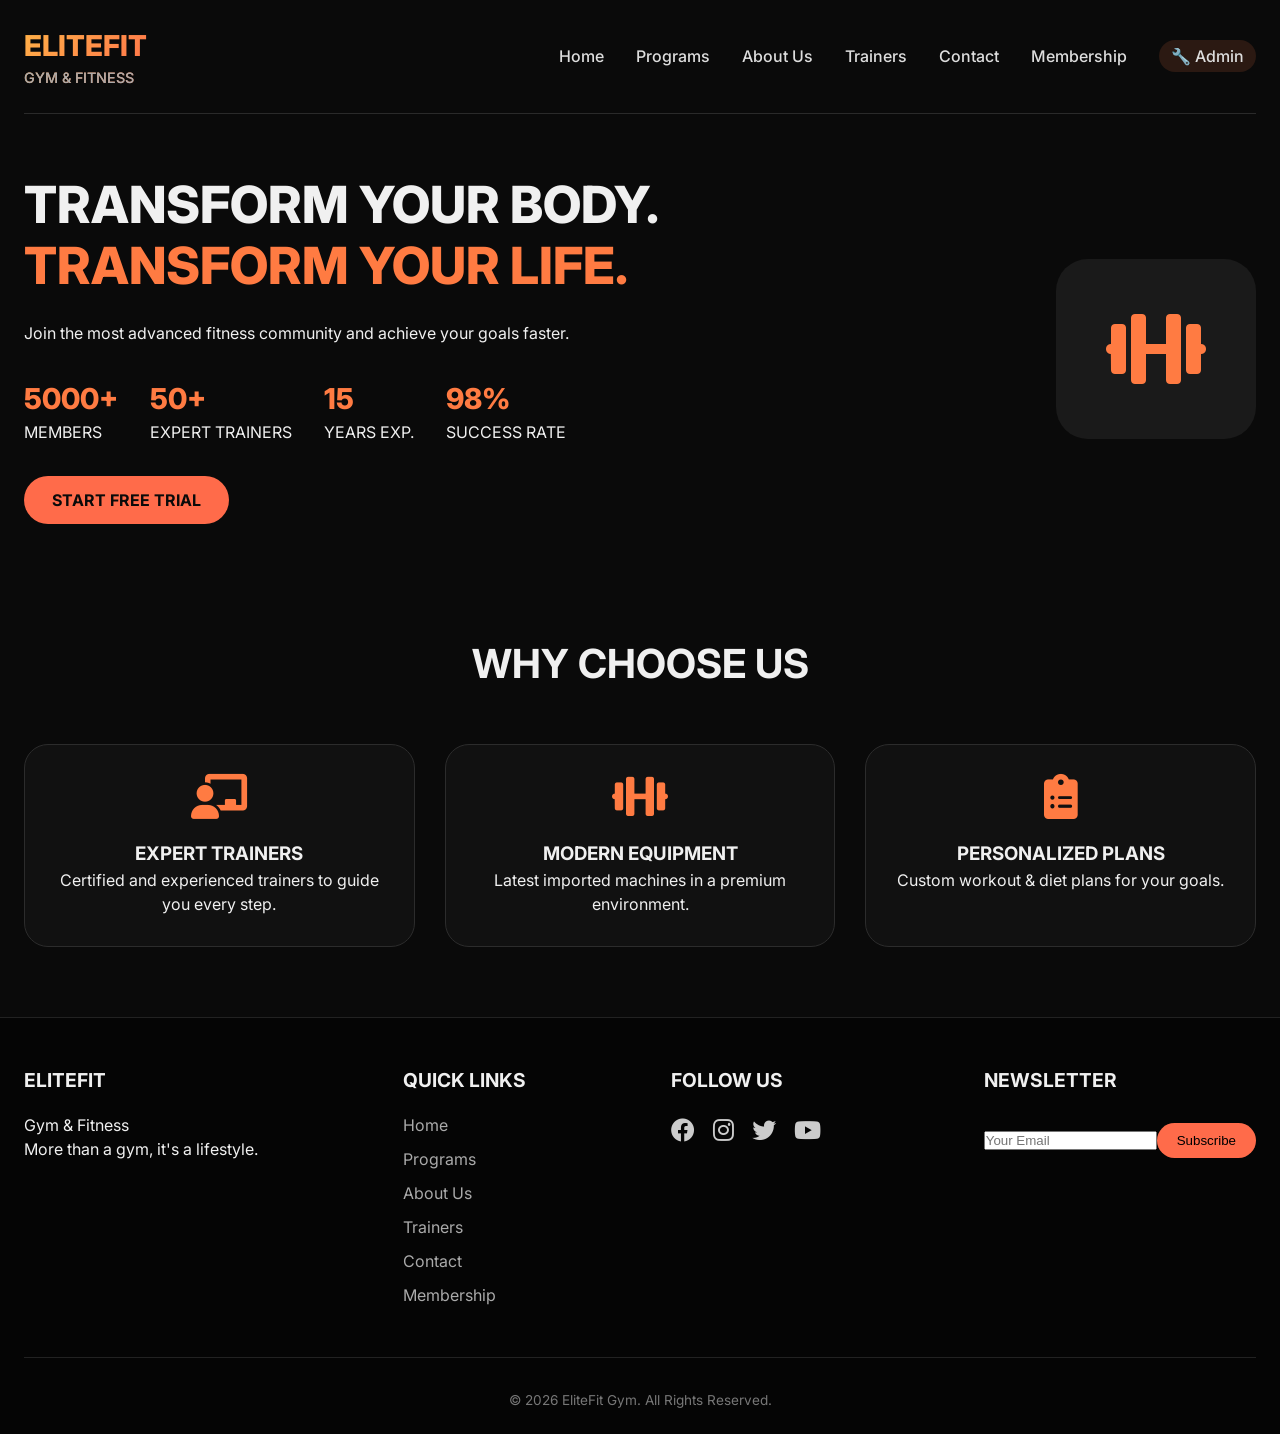
<file: index.html>
<!DOCTYPE html>
<html lang="en">
<head>
    <meta charset="UTF-8">
    <meta name="viewport" content="width=device-width, initial-scale=1.0">
    <title>EliteFit - Gym & Fitness</title>
    <link rel="stylesheet" href="css/style.css">
    <link href="https://fonts.googleapis.com/css2?family=Inter:wght@300;400;600;700;800&display=swap" rel="stylesheet">
    <link rel="stylesheet" href="https://cdnjs.cloudflare.com/ajax/libs/font-awesome/6.0.0-beta3/css/all.min.css">
</head>
<body>
    <div class="container">
        <nav class="navbar">
            <div class="logo">ELITEFIT <span>GYM & FITNESS</span></div>
            <div class="nav-links">
                <a href="index.html">Home</a>
                <a href="programs.html">Programs</a>
                <a href="about.html">About Us</a>
                <a href="trainers.html">Trainers</a>
                <a href="contact.html">Contact</a>
                <a href="membership.html">Membership</a>
                <a href="admin.html" style="background:#ff7b4222; padding:6px 12px; border-radius:20px;">🔧 Admin</a>
            </div>
        </nav>

        <div class="hero">
            <div class="hero-content">
                <h1>TRANSFORM YOUR BODY.<br><span>TRANSFORM YOUR LIFE.</span></h1>
                <p>Join the most advanced fitness community and achieve your goals faster.</p>
                <div class="hero-stats">
                    <div class="stat-item"><h3>5000+</h3><p>MEMBERS</p></div>
                    <div class="stat-item"><h3>50+</h3><p>EXPERT TRAINERS</p></div>
                    <div class="stat-item"><h3>15</h3><p>YEARS EXP.</p></div>
                    <div class="stat-item"><h3>98%</h3><p>SUCCESS RATE</p></div>
                </div>
                <div class="hero-buttons">
                    <a href="#" class="btn-primary">START FREE TRIAL</a>
                    <!-- VIEW PLANS button removed -->
                </div>
            </div>
            <div class="hero-image">
                <i class="fas fa-dumbbell"></i>
            </div>
        </div>
    </div>

    <!-- WHY CHOOSE US - dynamic from localStorage -->
    <section>
        <div class="container">
            <h2 class="section-title">WHY CHOOSE US</h2>
            <div class="cards-grid" id="dynamicWhyChoose"></div>
        </div>
    </section>

    <footer>
        <div class="container">
            <div class="footer-grid">
                <div class="footer-col"><h4>ELITEFIT</h4><p>Gym & Fitness<br>More than a gym, it's a lifestyle.</p></div>
                <div class="footer-col"><h4>QUICK LINKS</h4><a href="index.html">Home</a><a href="programs.html">Programs</a><a href="about.html">About Us</a><a href="trainers.html">Trainers</a><a href="contact.html">Contact</a><a href="membership.html">Membership</a></div>
                <div class="footer-col"><h4>FOLLOW US</h4><div class="social-icons"><a href="#"><i class="fab fa-facebook"></i></a><a href="#"><i class="fab fa-instagram"></i></a><a href="#"><i class="fab fa-twitter"></i></a><a href="#"><i class="fab fa-youtube"></i></a></div></div>
                <div class="footer-col"><h4>NEWSLETTER</h4><input type="email" placeholder="Your Email"><button class="subscribe-btn">Subscribe</button></div>
            </div>
            <div class="copyright">© 2026 EliteFit Gym. All Rights Reserved.</div>
        </div>
    </footer>

    <script>
        function loadWhyChoose() {
            const defaultCards = [
                { icon: "fas fa-chalkboard-user", title: "EXPERT TRAINERS", desc: "Certified and experienced trainers to guide you every step." },
                { icon: "fas fa-dumbbell", title: "MODERN EQUIPMENT", desc: "Latest imported machines in a premium environment." },
                { icon: "fas fa-clipboard-list", title: "PERSONALIZED PLANS", desc: "Custom workout & diet plans for your goals." }
            ];
            let saved = localStorage.getItem("elitefit_why_choose");
            let cards = saved ? JSON.parse(saved) : defaultCards;
            const container = document.getElementById("dynamicWhyChoose");
            if(container) {
                container.innerHTML = cards.map(card => `
                    <div class="card">
                        <i class="${card.icon}"></i>
                        <h3>${card.title}</h3>
                        <p>${card.desc}</p>
                    </div>
                `).join('');
            }
        }
        loadWhyChoose();
    </script>
    <script src="js/script.js"></script>
</body>
</html>
</file>
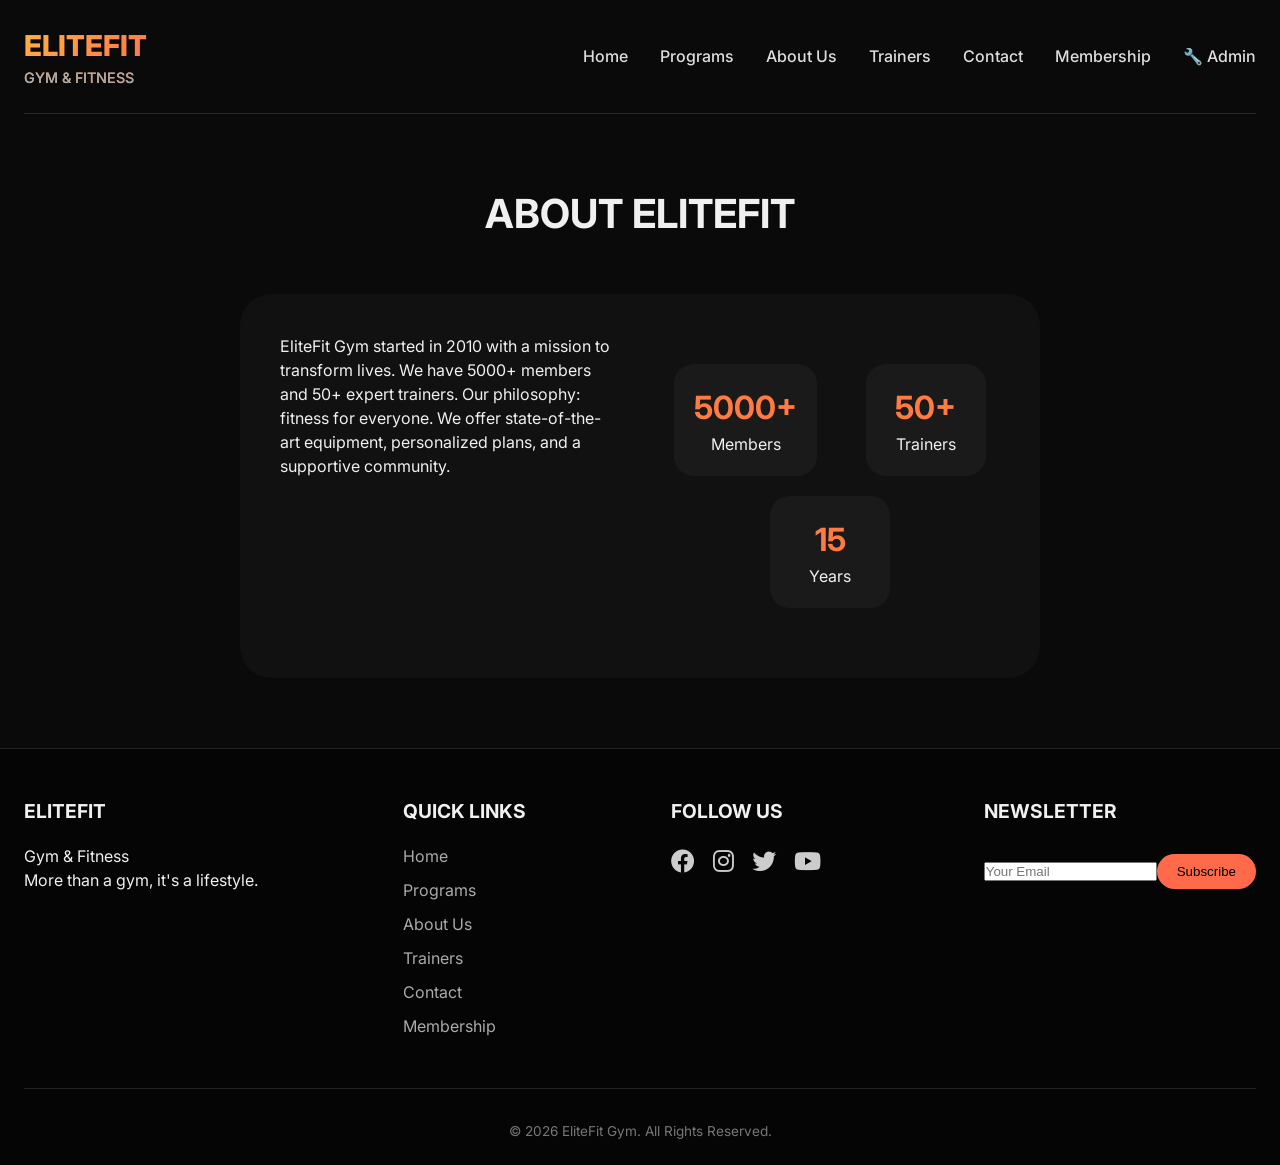
<file: about.html>
<!DOCTYPE html>
<html lang="en">
<head>
    <meta charset="UTF-8">
    <meta name="viewport" content="width=device-width, initial-scale=1.0">
    <title>EliteFit - About Us</title>
    <link rel="stylesheet" href="css/style.css">
    <link href="https://fonts.googleapis.com/css2?family=Inter:wght@300;400;600;700;800&display=swap" rel="stylesheet">
    <link rel="stylesheet" href="https://cdnjs.cloudflare.com/ajax/libs/font-awesome/6.0.0-beta3/css/all.min.css">
    <style>
        .about-content { max-width: 800px; margin: 0 auto; background: #111; padding: 40px; border-radius: 32px; }
        .about-content h3 { color: #ff7b42; margin-top: 25px; }
        .stats-grid { display: flex; justify-content: space-around; margin: 30px 0; flex-wrap: wrap; gap: 20px; }
        .stat-circle { text-align: center; background: #1a1a1a; padding: 20px; border-radius: 20px; min-width: 120px; }
        .stat-circle h2 { color: #ff7b42; font-size: 2rem; }
    </style>
</head>
<body>
    <div class="container">
        <nav class="navbar">
            <div class="logo">ELITEFIT <span>GYM & FITNESS</span></div>
            <div class="nav-links">
                <a href="index.html">Home</a>
                <a href="programs.html">Programs</a>
                <a href="about.html">About Us</a>
                <a href="trainers.html">Trainers</a>
                <a href="contact.html">Contact</a>
                <a href="membership.html">Membership</a>
                <a href="admin.html">🔧 Admin</a>
            </div>
        </nav>
    </div>

    <section>
        <div class="container">
            <h2 class="section-title">ABOUT ELITEFIT</h2>
            <div class="about-content">
                <p id="aboutText">Loading...</p>
                <div class="stats-grid">
                    <div class="stat-circle"><h2>5000+</h2><p>Members</p></div>
                    <div class="stat-circle"><h2>50+</h2><p>Trainers</p></div>
                    <div class="stat-circle"><h2>15</h2><p>Years</p></div>
                </div>
            </div>
        </div>
    </section>

    <footer>
        <div class="container">
            <div class="footer-grid">
                <div class="footer-col"><h4>ELITEFIT</h4><p>Gym & Fitness<br>More than a gym, it's a lifestyle.</p></div>
                <div class="footer-col"><h4>QUICK LINKS</h4><a href="index.html">Home</a><a href="programs.html">Programs</a><a href="about.html">About Us</a><a href="trainers.html">Trainers</a><a href="contact.html">Contact</a><a href="membership.html">Membership</a></div>
                <div class="footer-col"><h4>FOLLOW US</h4><div class="social-icons"><a href="#"><i class="fab fa-facebook"></i></a><a href="#"><i class="fab fa-instagram"></i></a><a href="#"><i class="fab fa-twitter"></i></a><a href="#"><i class="fab fa-youtube"></i></a></div></div>
                <div class="footer-col"><h4>NEWSLETTER</h4><input type="email" placeholder="Your Email"><button class="subscribe-btn">Subscribe</button></div>
            </div>
            <div class="copyright">© 2026 EliteFit Gym. All Rights Reserved.</div>
        </div>
    </footer>

    <script>
        function loadAboutText() {
            const defaultAbout = "EliteFit Gym started in 2010 with a mission to transform lives. We have 5000+ members and 50+ expert trainers. Our philosophy: fitness for everyone. We offer state-of-the-art equipment, personalized plans, and a supportive community.";
            let saved = localStorage.getItem("elitefit_about_text");
            let aboutText = saved ? saved : defaultAbout;
            document.getElementById("aboutText").innerHTML = aboutText;
        }
        loadAboutText();
    </script>
    <script src="js/script.js"></script>
</body>
</html>
</file>
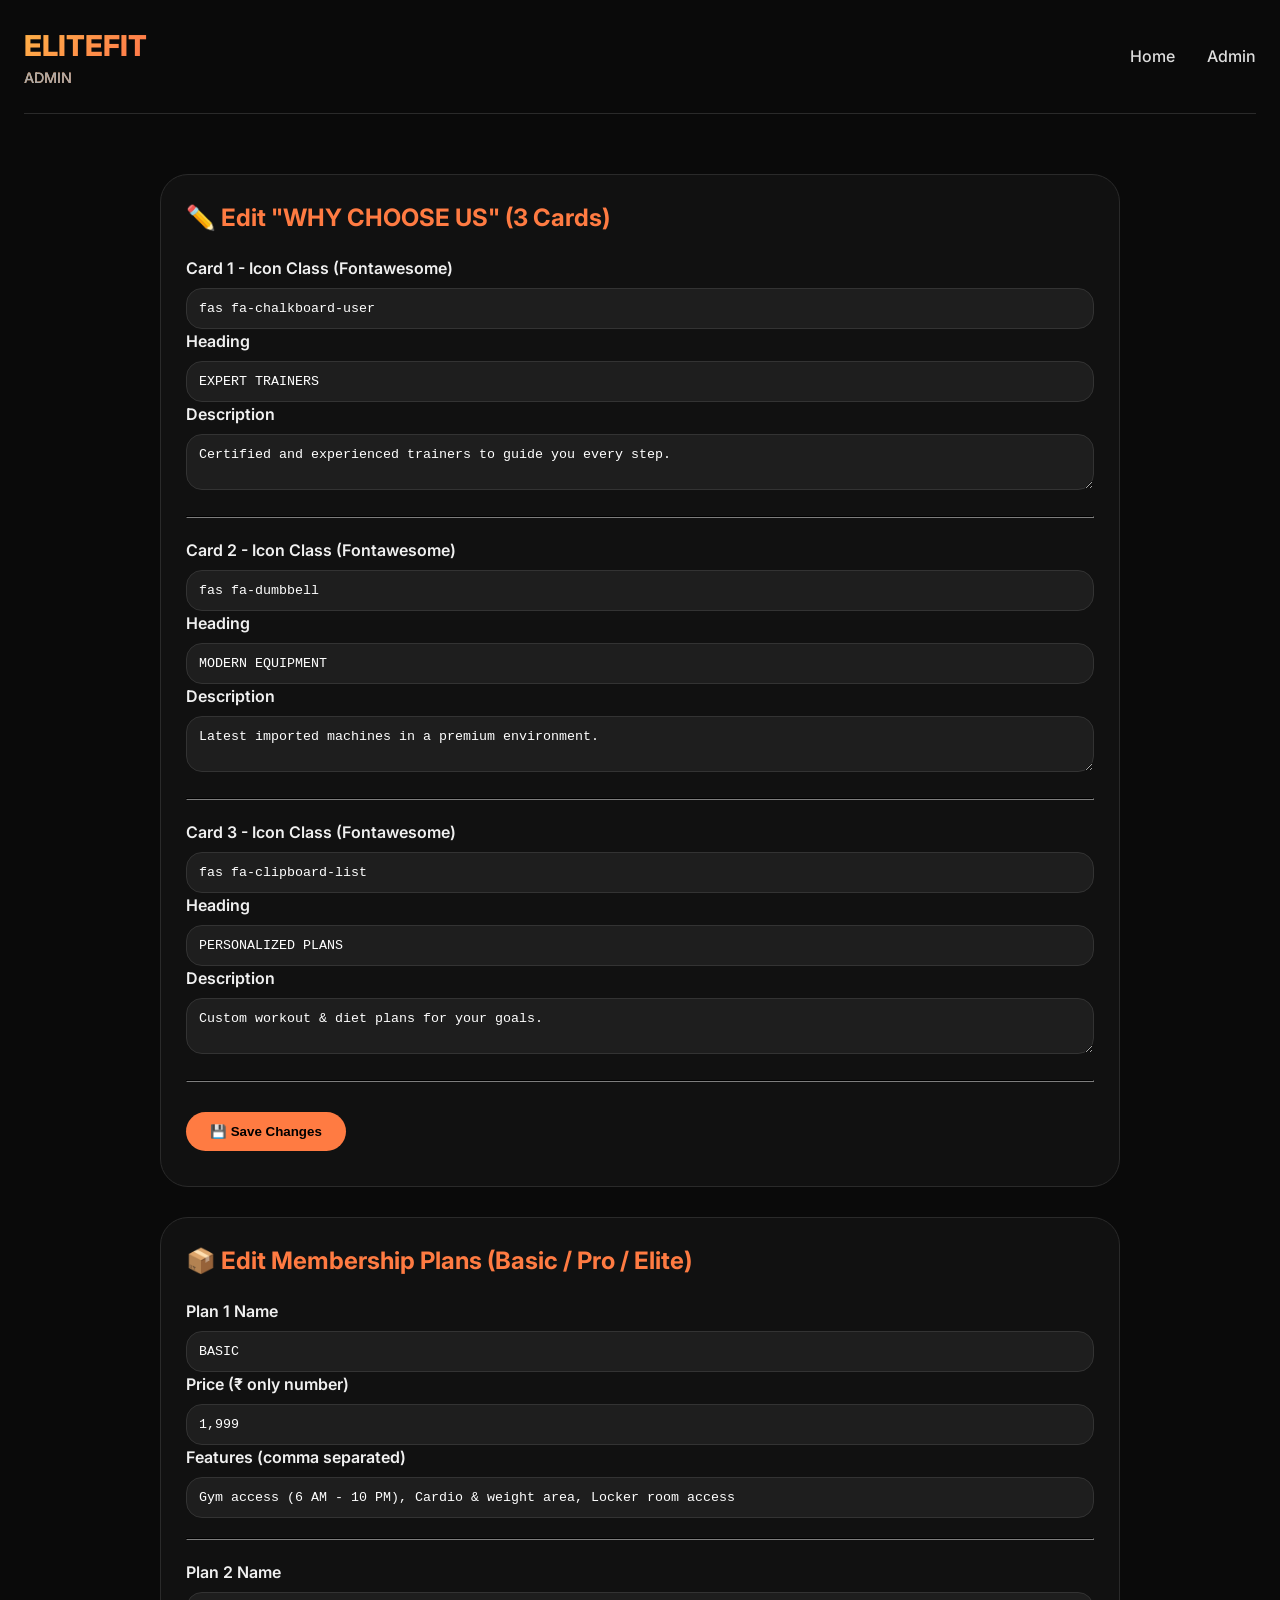
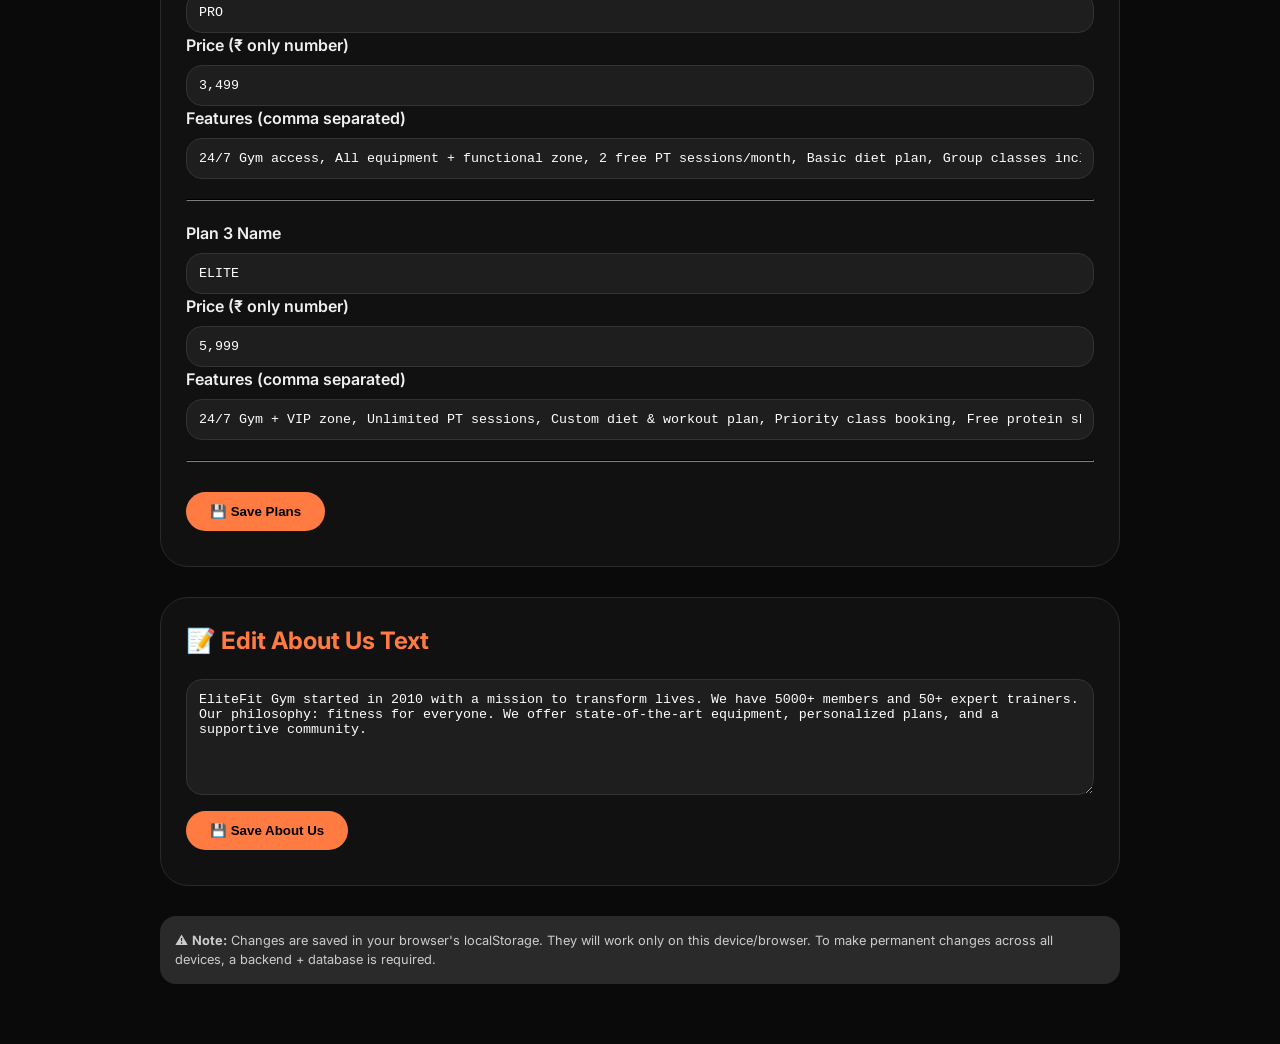
<file: admin.html>
<!DOCTYPE html>
<html lang="en">
<head>
    <meta charset="UTF-8">
    <meta name="viewport" content="width=device-width, initial-scale=1.0">
    <title>Admin Panel - EliteFit</title>
    <link rel="stylesheet" href="css/style.css">
    <link href="https://fonts.googleapis.com/css2?family=Inter:wght@300;400;600;700;800&display=swap" rel="stylesheet">
    <link rel="stylesheet" href="https://cdnjs.cloudflare.com/ajax/libs/font-awesome/6.0.0-beta3/css/all.min.css">
    <style>
        .admin-container { max-width: 1000px; margin: 40px auto; padding: 20px; }
        .admin-card { background: #111; padding: 25px; border-radius: 28px; margin-bottom: 30px; border: 1px solid #2a2a2a; }
        .admin-card h2 { color: #ff7b42; margin-bottom: 20px; }
        .form-group { margin-bottom: 20px; }
        label { display: block; margin-bottom: 8px; font-weight: 600; }
        input, textarea { width: 100%; padding: 12px; background: #1e1e1e; border: 1px solid #333; border-radius: 16px; color: white; font-family: monospace; }
        button { background: #ff7b42; border: none; padding: 12px 24px; border-radius: 40px; font-weight: bold; cursor: pointer; margin-top: 10px; }
        .msg { color: #4caf50; margin-top: 10px; font-size: 0.9rem; }
        hr { border-color: #2a2a2a; margin: 20px 0; }
        .note { background: #2a2a2a; padding: 15px; border-radius: 16px; margin-top: 20px; font-size: 0.8rem; color: #ccc; }
    </style>
</head>
<body>
    <div class="container">
        <nav class="navbar">
            <div class="logo">ELITEFIT <span>ADMIN</span></div>
            <div class="nav-links">
                <a href="index.html">Home</a>
                <a href="admin.html">Admin</a>
            </div>
        </nav>
    </div>

    <div class="admin-container">
        <div class="admin-card">
            <h2>✏️ Edit "WHY CHOOSE US" (3 Cards)</h2>
            <div id="whyChooseForm"></div>
            <button id="saveWhyChoose">💾 Save Changes</button>
            <div id="whyMsg" class="msg"></div>
        </div>

        <div class="admin-card">
            <h2>📦 Edit Membership Plans (Basic / Pro / Elite)</h2>
            <div id="membershipForm"></div>
            <button id="saveMembership">💾 Save Plans</button>
            <div id="memberMsg" class="msg"></div>
        </div>

        <div class="admin-card">
            <h2>📝 Edit About Us Text</h2>
            <textarea id="aboutText" rows="6" placeholder="Write about us content..."></textarea>
            <button id="saveAbout">💾 Save About Us</button>
            <div id="aboutMsg" class="msg"></div>
        </div>

        <div class="note">
            ⚠️ <strong>Note:</strong> Changes are saved in your browser's localStorage. They will work only on this device/browser. 
            To make permanent changes across all devices, a backend + database is required.
        </div>
    </div>

    <script>
        // ---------- WHY CHOOSE FORM ----------
        function loadWhyChooseForm() {
            const defaultCards = [
                { icon: "fas fa-chalkboard-user", title: "EXPERT TRAINERS", desc: "Certified and experienced trainers to guide you every step." },
                { icon: "fas fa-dumbbell", title: "MODERN EQUIPMENT", desc: "Latest imported machines in a premium environment." },
                { icon: "fas fa-clipboard-list", title: "PERSONALIZED PLANS", desc: "Custom workout & diet plans for your goals." }
            ];
            let saved = localStorage.getItem("elitefit_why_choose");
            let cards = saved ? JSON.parse(saved) : defaultCards;
            let html = '';
            cards.forEach((card, idx) => {
                html += `
                    <div class="form-group">
                        <label>Card ${idx+1} - Icon Class (Fontawesome)</label>
                        <input type="text" id="why_icon_${idx}" value="${card.icon}" placeholder="e.g., fas fa-dumbbell">
                        <label>Heading</label>
                        <input type="text" id="why_title_${idx}" value="${card.title}">
                        <label>Description</label>
                        <textarea id="why_desc_${idx}" rows="2">${card.desc}</textarea>
                    </div>
                    <hr>
                `;
            });
            document.getElementById("whyChooseForm").innerHTML = html;
        }

        // ---------- MEMBERSHIP FORM ----------
        function loadMembershipForm() {
            const defaultPlans = [
                { name: "BASIC", price: "1,999", features: ["Gym access (6 AM - 10 PM)","Cardio & weight area","Locker room access"] },
                { name: "PRO", price: "3,499", features: ["24/7 Gym access","All equipment + functional zone","2 free PT sessions/month","Basic diet plan","Group classes included"] },
                { name: "ELITE", price: "5,999", features: ["24/7 Gym + VIP zone","Unlimited PT sessions","Custom diet & workout plan","Priority class booking","Free protein shake (daily)"] }
            ];
            let saved = localStorage.getItem("elitefit_membership_plans");
            let plans = saved ? JSON.parse(saved) : defaultPlans;
            let html = '';
            plans.forEach((plan, idx) => {
                let featuresStr = plan.features.join(', ');
                html += `
                    <div class="form-group">
                        <label>Plan ${idx+1} Name</label>
                        <input type="text" id="plan_name_${idx}" value="${plan.name}">
                        <label>Price (₹ only number)</label>
                        <input type="text" id="plan_price_${idx}" value="${plan.price}">
                        <label>Features (comma separated)</label>
                        <input type="text" id="plan_features_${idx}" value="${featuresStr}">
                    </div>
                    <hr>
                `;
            });
            document.getElementById("membershipForm").innerHTML = html;
        }

        // ---------- ABOUT US ----------
        function loadAboutText() {
            const defaultAbout = "EliteFit Gym started in 2010 with a mission to transform lives. We have 5000+ members and 50+ expert trainers. Our philosophy: fitness for everyone. We offer state-of-the-art equipment, personalized plans, and a supportive community.";
            let saved = localStorage.getItem("elitefit_about_text");
            document.getElementById("aboutText").value = saved ? saved : defaultAbout;
        }

        // ---------- SAVE HANDLERS ----------
        document.getElementById("saveWhyChoose").addEventListener("click", () => {
            let newCards = [];
            for(let i=0; i<3; i++) {
                let icon = document.getElementById(`why_icon_${i}`).value;
                let title = document.getElementById(`why_title_${i}`).value;
                let desc = document.getElementById(`why_desc_${i}`).value;
                newCards.push({ icon, title, desc });
            }
            localStorage.setItem("elitefit_why_choose", JSON.stringify(newCards));
            document.getElementById("whyMsg").innerText = "✅ Why Choose Us updated!";
            setTimeout(() => document.getElementById("whyMsg").innerText = "", 2000);
        });

        document.getElementById("saveMembership").addEventListener("click", () => {
            let newPlans = [];
            for(let i=0; i<3; i++) {
                let name = document.getElementById(`plan_name_${i}`).value;
                let price = document.getElementById(`plan_price_${i}`).value;
                let featuresStr = document.getElementById(`plan_features_${i}`).value;
                let features = featuresStr.split(',').map(f => f.trim());
                newPlans.push({ name, price, features });
            }
            localStorage.setItem("elitefit_membership_plans", JSON.stringify(newPlans));
            document.getElementById("memberMsg").innerText = "✅ Membership plans saved!";
            setTimeout(() => document.getElementById("memberMsg").innerText = "", 2000);
        });

        document.getElementById("saveAbout").addEventListener("click", () => {
            let aboutText = document.getElementById("aboutText").value;
            localStorage.setItem("elitefit_about_text", aboutText);
            document.getElementById("aboutMsg").innerText = "✅ About Us text saved!";
            setTimeout(() => document.getElementById("aboutMsg").innerText = "", 2000);
        });

        loadWhyChooseForm();
        loadMembershipForm();
        loadAboutText();
    </script>
</body>
</html>
</file>
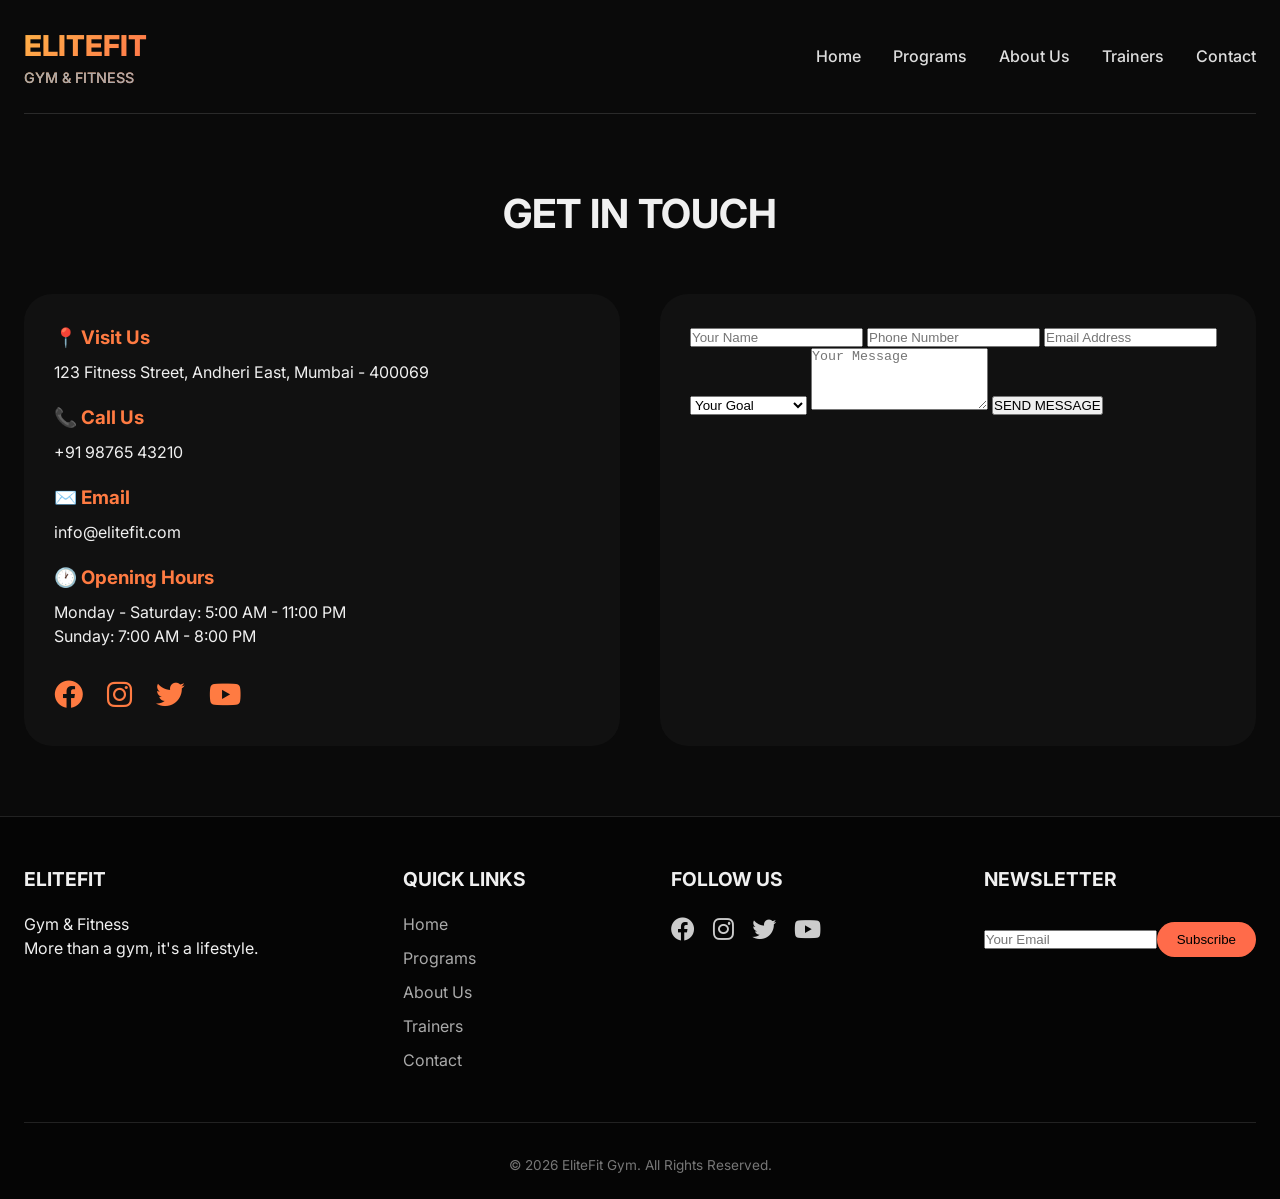
<file: contact.html>
<!DOCTYPE html>
<html lang="en">
<head>
    <meta charset="UTF-8">
    <meta name="viewport" content="width=device-width, initial-scale=1.0">
    <title>EliteFit - Contact</title>
    <link rel="stylesheet" href="css/style.css">
    <link href="https://fonts.googleapis.com/css2?family=Inter:wght@300;400;600;700;800&display=swap" rel="stylesheet">
    <link rel="stylesheet" href="https://cdnjs.cloudflare.com/ajax/libs/font-awesome/6.0.0-beta3/css/all.min.css">
</head>
<body>
    <div class="container">
        <nav class="navbar">
            <div class="logo">ELITEFIT <span>GYM & FITNESS</span></div>
            <div class="nav-links">
                <a href="index.html">Home</a>
                <a href="programs.html">Programs</a>
                <a href="about.html">About Us</a>
                <a href="trainers.html">Trainers</a>
                <a href="contact.html">Contact</a>
            </div>
        </nav>
    </div>

    <section>
        <div class="container">
            <h2 class="section-title">GET IN TOUCH</h2>
            <div class="contact-grid">
                <div class="contact-info">
                    <h3>📍 Visit Us</h3>
                    <p>123 Fitness Street, Andheri East, Mumbai - 400069</p>
                    
                    <h3>📞 Call Us</h3>
                    <p>+91 98765 43210</p>
                    
                    <h3>✉️ Email</h3>
                    <p>info@elitefit.com</p>
                    
                    <h3>🕐 Opening Hours</h3>
                    <p>Monday - Saturday: 5:00 AM - 11:00 PM</p>
                    <p>Sunday: 7:00 AM - 8:00 PM</p>
                    
                    <div class="social-icons-large">
                        <a href="#"><i class="fab fa-facebook"></i></a>
                        <a href="#"><i class="fab fa-instagram"></i></a>
                        <a href="#"><i class="fab fa-twitter"></i></a>
                        <a href="#"><i class="fab fa-youtube"></i></a>
                    </div>
                </div>
                <div class="contact-form-large">
                    <form id="contactForm">
                        <input type="text" placeholder="Your Name" required>
                        <input type="tel" placeholder="Phone Number">
                        <input type="email" placeholder="Email Address" required>
                        <select>
                            <option>Your Goal</option>
                            <option>Weight Loss</option>
                            <option>Muscle Gain</option>
                            <option>General Fitness</option>
                        </select>
                        <textarea rows="4" placeholder="Your Message"></textarea>
                        <button type="submit">SEND MESSAGE</button>
                        <p id="formFeedback"></p>
                    </form>
                </div>
            </div>
        </div>
    </section>

    <footer>
        <div class="container">
            <div class="footer-grid">
                <div class="footer-col"><h4>ELITEFIT</h4><p>Gym & Fitness<br>More than a gym, it's a lifestyle.</p></div>
                <div class="footer-col"><h4>QUICK LINKS</h4><a href="index.html">Home</a><a href="programs.html">Programs</a><a href="about.html">About Us</a><a href="trainers.html">Trainers</a><a href="contact.html">Contact</a></div>
                <div class="footer-col"><h4>FOLLOW US</h4><div class="social-icons"><a href="#"><i class="fab fa-facebook"></i></a><a href="#"><i class="fab fa-instagram"></i></a><a href="#"><i class="fab fa-twitter"></i></a><a href="#"><i class="fab fa-youtube"></i></a></div></div>
                <div class="footer-col"><h4>NEWSLETTER</h4><input type="email" placeholder="Your Email"><button class="subscribe-btn">Subscribe</button></div>
            </div>
            <div class="copyright">© 2026 EliteFit Gym. All Rights Reserved.</div>
        </div>
    </footer>
    <script src="js/script.js"></script>
</body>
</html>
</file>
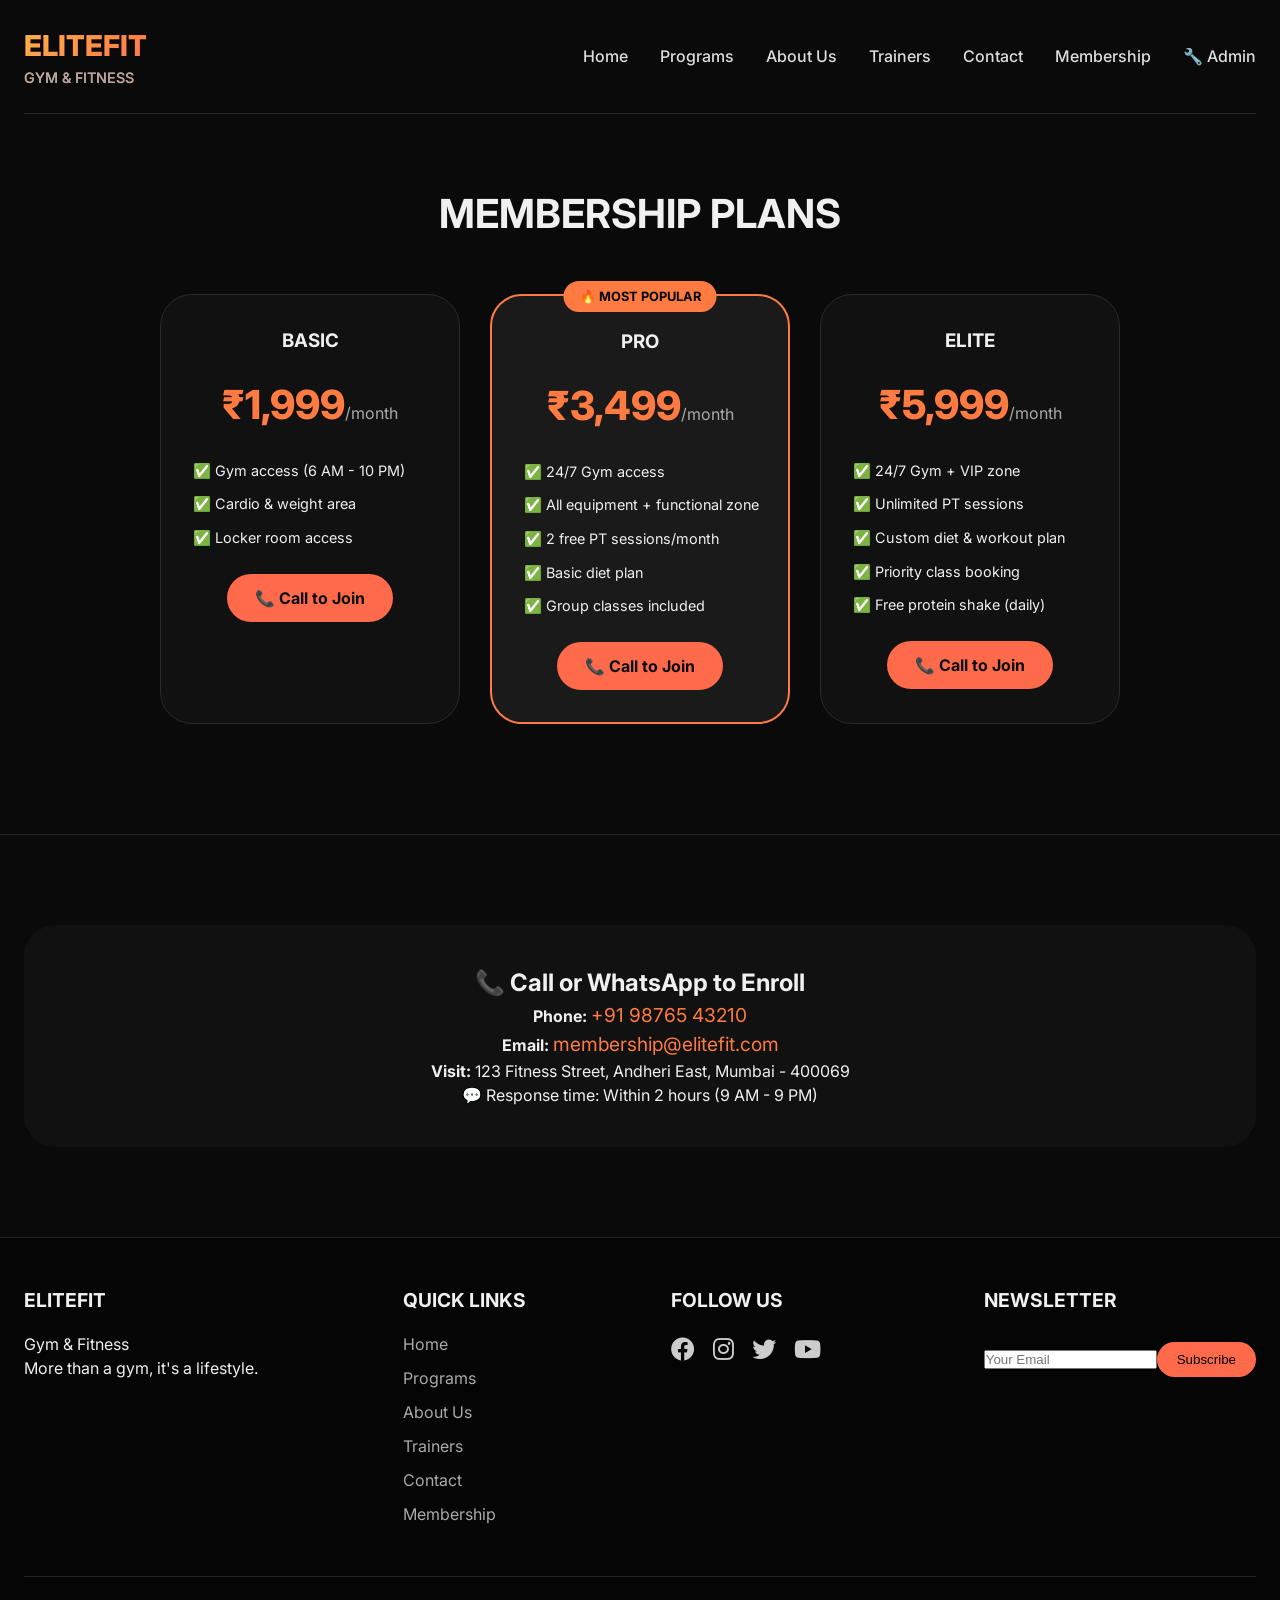
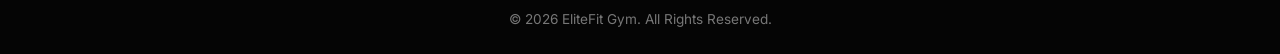
<file: membership.html>
<!DOCTYPE html>
<html lang="en">
<head>
    <meta charset="UTF-8">
    <meta name="viewport" content="width=device-width, initial-scale=1.0">
    <title>EliteFit - Membership</title>
    <link rel="stylesheet" href="css/style.css">
    <link href="https://fonts.googleapis.com/css2?family=Inter:wght@300;400;600;700;800&display=swap" rel="stylesheet">
    <link rel="stylesheet" href="https://cdnjs.cloudflare.com/ajax/libs/font-awesome/6.0.0-beta3/css/all.min.css">
    <style>
        .pricing-grid { display: flex; flex-wrap: wrap; gap: 30px; justify-content: center; margin: 40px 0; }
        .pricing-card { background: #111; border-radius: 32px; padding: 32px 24px; width: 300px; text-align: center; border: 1px solid #2a2a2a; transition: 0.3s; position: relative; }
        .pricing-card:hover { transform: translateY(-8px); border-color: #ff7b42; }
        .pricing-card.popular { border: 2px solid #ff7b42; background: #1a1a1a; }
        .popular-badge { background: #ff7b42; color: #000; display: inline-block; padding: 6px 16px; border-radius: 40px; font-size: 0.8rem; font-weight: bold; position: absolute; top: -15px; left: 50%; transform: translateX(-50%); white-space: nowrap; }
        .price { font-size: 2.5rem; font-weight: 800; margin: 20px 0; color: #ff7b42; }
        .price span { font-size: 1rem; font-weight: normal; color: #aaa; }
        .pricing-card ul { text-align: left; margin: 25px 0; list-style: none; padding-left: 8px; }
        .pricing-card li { margin: 12px 0; font-size: 0.9rem; }
        .contact-call-card { background: #111; border-radius: 32px; padding: 40px; text-align: center; margin: 20px 0; }
        .contact-call-card a { color: #ff7b42; text-decoration: none; font-size: 1.2rem; }
        @media (max-width: 768px) { .pricing-grid { flex-direction: column; align-items: center; } }
    </style>
</head>
<body>
    <div class="container">
        <nav class="navbar">
            <div class="logo">ELITEFIT <span>GYM & FITNESS</span></div>
            <div class="nav-links">
                <a href="index.html">Home</a>
                <a href="programs.html">Programs</a>
                <a href="about.html">About Us</a>
                <a href="trainers.html">Trainers</a>
                <a href="contact.html">Contact</a>
                <a href="membership.html">Membership</a>
                <a href="admin.html">🔧 Admin</a>
            </div>
        </nav>
    </div>

    <section>
        <div class="container">
            <h2 class="section-title">MEMBERSHIP PLANS</h2>
            <div class="pricing-grid" id="dynamicPlans"></div>
        </div>
    </section>

    <section class="contact-info-section">
        <div class="container">
            <div class="contact-call-card">
                <h2>📞 Call or WhatsApp to Enroll</h2>
                <p><strong>Phone:</strong> <a href="tel:+919876543210">+91 98765 43210</a></p>
                <p><strong>Email:</strong> <a href="mailto:membership@elitefit.com">membership@elitefit.com</a></p>
                <p><strong>Visit:</strong> 123 Fitness Street, Andheri East, Mumbai - 400069</p>
                <p>💬 Response time: Within 2 hours (9 AM - 9 PM)</p>
            </div>
        </div>
    </section>

    <footer>
        <div class="container">
            <div class="footer-grid">
                <div class="footer-col"><h4>ELITEFIT</h4><p>Gym & Fitness<br>More than a gym, it's a lifestyle.</p></div>
                <div class="footer-col"><h4>QUICK LINKS</h4><a href="index.html">Home</a><a href="programs.html">Programs</a><a href="about.html">About Us</a><a href="trainers.html">Trainers</a><a href="contact.html">Contact</a><a href="membership.html">Membership</a></div>
                <div class="footer-col"><h4>FOLLOW US</h4><div class="social-icons"><a href="#"><i class="fab fa-facebook"></i></a><a href="#"><i class="fab fa-instagram"></i></a><a href="#"><i class="fab fa-twitter"></i></a><a href="#"><i class="fab fa-youtube"></i></a></div></div>
                <div class="footer-col"><h4>NEWSLETTER</h4><input type="email" placeholder="Your Email"><button class="subscribe-btn">Subscribe</button></div>
            </div>
            <div class="copyright">© 2026 EliteFit Gym. All Rights Reserved.</div>
        </div>
    </footer>

    <script>
        function loadMembershipPlans() {
            const defaultPlans = [
                { name: "BASIC", price: "1,999", features: ["Gym access (6 AM - 10 PM)","Cardio & weight area","Locker room access"] },
                { name: "PRO", price: "3,499", features: ["24/7 Gym access","All equipment + functional zone","2 free PT sessions/month","Basic diet plan","Group classes included"] },
                { name: "ELITE", price: "5,999", features: ["24/7 Gym + VIP zone","Unlimited PT sessions","Custom diet & workout plan","Priority class booking","Free protein shake (daily)"] }
            ];
            let saved = localStorage.getItem("elitefit_membership_plans");
            let plans = saved ? JSON.parse(saved) : defaultPlans;
            const container = document.getElementById("dynamicPlans");
            if(container) {
                container.innerHTML = plans.map((plan, idx) => {
                    let isPopular = (plan.name.toUpperCase() === "PRO");
                    let popularClass = isPopular ? "popular" : "";
                    let popularBadge = isPopular ? '<div class="popular-badge">🔥 MOST POPULAR</div>' : '';
                    return `
                        <div class="pricing-card ${popularClass}">
                            ${popularBadge}
                            <h3>${plan.name}</h3>
                            <div class="price">₹${plan.price}<span>/month</span></div>
                            <ul>
                                ${plan.features.map(f => `<li>✅ ${f}</li>`).join('')}
                            </ul>
                            <a href="tel:+919876543210" class="btn-primary">📞 Call to Join</a>
                        </div>
                    `;
                }).join('');
            }
        }
        loadMembershipPlans();
    </script>
    <script src="js/script.js"></script>
</body>
</html>
</file>
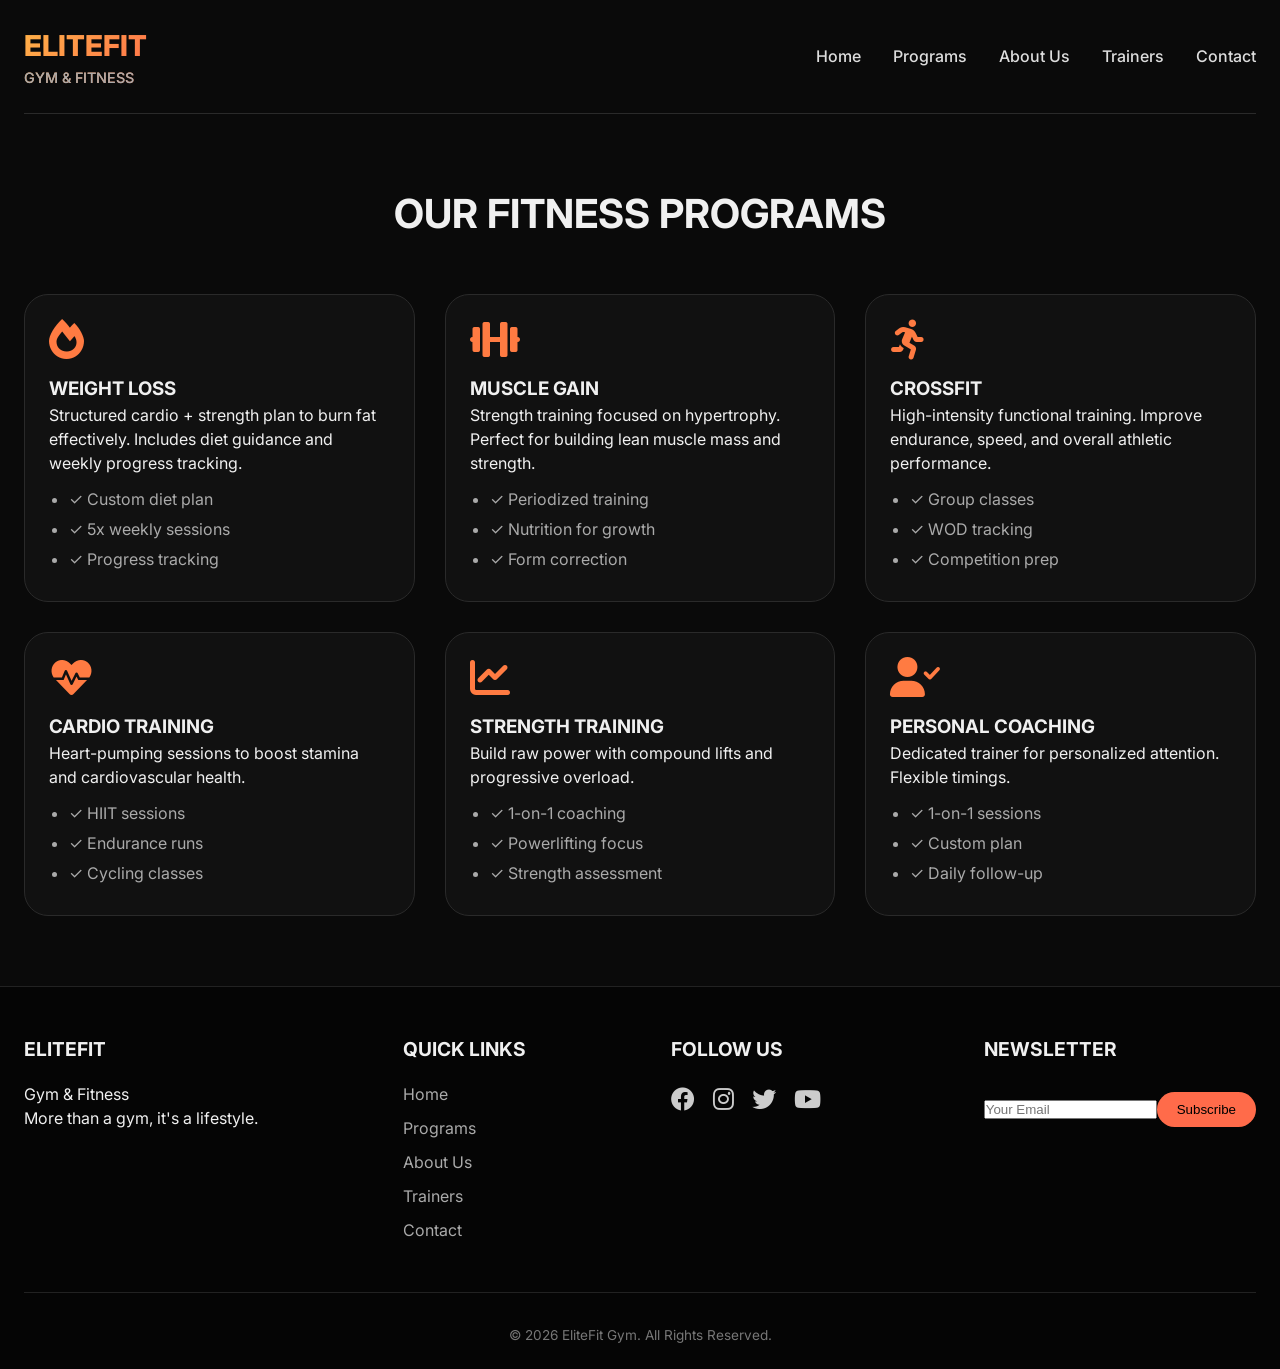
<file: programs.html>
<!DOCTYPE html>
<html lang="en">
<head>
    <meta charset="UTF-8">
    <meta name="viewport" content="width=device-width, initial-scale=1.0">
    <title>EliteFit - Programs</title>
    <link rel="stylesheet" href="css/style.css">
    <link href="https://fonts.googleapis.com/css2?family=Inter:wght@300;400;600;700;800&display=swap" rel="stylesheet">
    <link rel="stylesheet" href="https://cdnjs.cloudflare.com/ajax/libs/font-awesome/6.0.0-beta3/css/all.min.css">
</head>
<body>
    <div class="container">
        <nav class="navbar">
            <div class="logo">ELITEFIT <span>GYM & FITNESS</span></div>
            <div class="nav-links">
                <a href="index.html">Home</a>
                <a href="programs.html">Programs</a>
                <a href="about.html">About Us</a>
                <a href="trainers.html">Trainers</a>
                <a href="contact.html">Contact</a>
            </div>
        </nav>
    </div>

    <section>
        <div class="container">
            <h2 class="section-title">OUR FITNESS PROGRAMS</h2>
            <div class="programs-detail-grid">
                <div class="program-card">
                    <i class="fas fa-fire"></i>
                    <h3>WEIGHT LOSS</h3>
                    <p>Structured cardio + strength plan to burn fat effectively. Includes diet guidance and weekly progress tracking.</p>
                    <ul><li>✓ Custom diet plan</li><li>✓ 5x weekly sessions</li><li>✓ Progress tracking</li></ul>
                </div>
                <div class="program-card">
                    <i class="fas fa-dumbbell"></i>
                    <h3>MUSCLE GAIN</h3>
                    <p>Strength training focused on hypertrophy. Perfect for building lean muscle mass and strength.</p>
                    <ul><li>✓ Periodized training</li><li>✓ Nutrition for growth</li><li>✓ Form correction</li></ul>
                </div>
                <div class="program-card">
                    <i class="fas fa-running"></i>
                    <h3>CROSSFIT</h3>
                    <p>High-intensity functional training. Improve endurance, speed, and overall athletic performance.</p>
                    <ul><li>✓ Group classes</li><li>✓ WOD tracking</li><li>✓ Competition prep</li></ul>
                </div>
                <div class="program-card">
                    <i class="fas fa-heartbeat"></i>
                    <h3>CARDIO TRAINING</h3>
                    <p>Heart-pumping sessions to boost stamina and cardiovascular health.</p>
                    <ul><li>✓ HIIT sessions</li><li>✓ Endurance runs</li><li>✓ Cycling classes</li></ul>
                </div>
                <div class="program-card">
                    <i class="fas fa-chart-line"></i>
                    <h3>STRENGTH TRAINING</h3>
                    <p>Build raw power with compound lifts and progressive overload.</p>
                    <ul><li>✓ 1-on-1 coaching</li><li>✓ Powerlifting focus</li><li>✓ Strength assessment</li></ul>
                </div>
                <div class="program-card">
                    <i class="fas fa-user-check"></i>
                    <h3>PERSONAL COACHING</h3>
                    <p>Dedicated trainer for personalized attention. Flexible timings.</p>
                    <ul><li>✓ 1-on-1 sessions</li><li>✓ Custom plan</li><li>✓ Daily follow-up</li></ul>
                </div>
            </div>
        </div>
    </section>

    <footer>
        <div class="container">
            <div class="footer-grid">
                <div class="footer-col"><h4>ELITEFIT</h4><p>Gym & Fitness<br>More than a gym, it's a lifestyle.</p></div>
                <div class="footer-col"><h4>QUICK LINKS</h4><a href="index.html">Home</a><a href="programs.html">Programs</a><a href="about.html">About Us</a><a href="trainers.html">Trainers</a><a href="contact.html">Contact</a></div>
                <div class="footer-col"><h4>FOLLOW US</h4><div class="social-icons"><a href="#"><i class="fab fa-facebook"></i></a><a href="#"><i class="fab fa-instagram"></i></a><a href="#"><i class="fab fa-twitter"></i></a><a href="#"><i class="fab fa-youtube"></i></a></div></div>
                <div class="footer-col"><h4>NEWSLETTER</h4><input type="email" placeholder="Your Email"><button class="subscribe-btn">Subscribe</button></div>
            </div>
            <div class="copyright">© 2026 EliteFit Gym. All Rights Reserved.</div>
        </div>
    </footer>
    <script src="js/script.js"></script>
</body>
</html>
</file>
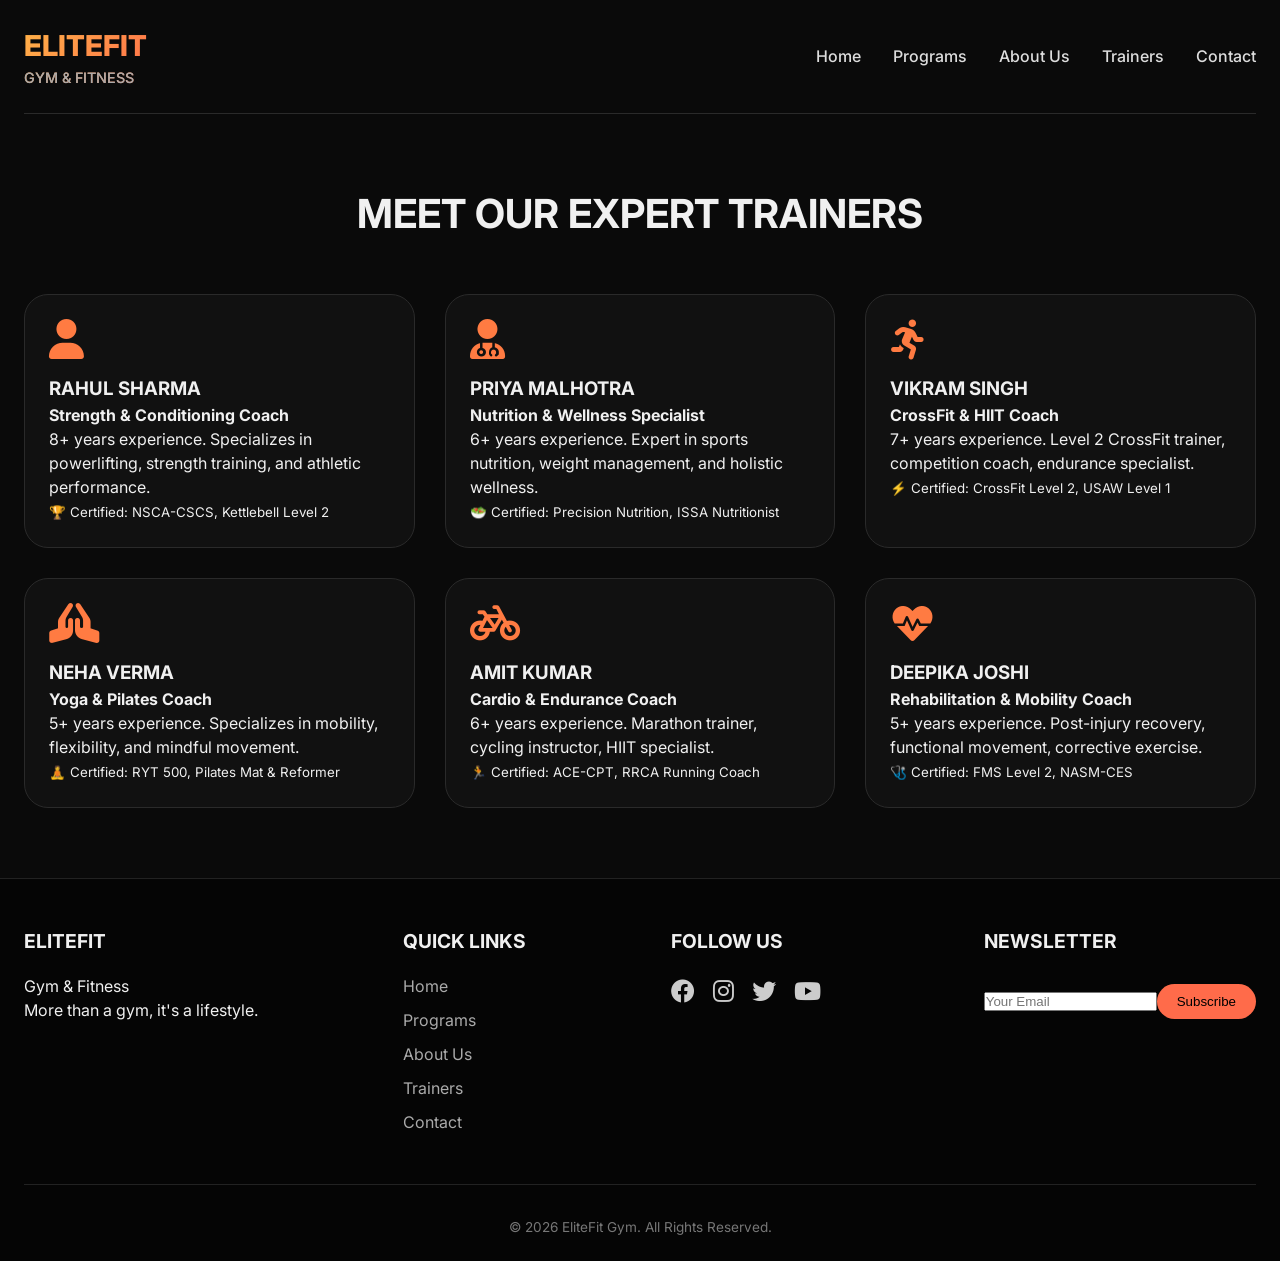
<file: trainers.html>
<!DOCTYPE html>
<html lang="en">
<head>
    <meta charset="UTF-8">
    <meta name="viewport" content="width=device-width, initial-scale=1.0">
    <title>EliteFit - Trainers</title>
    <link rel="stylesheet" href="css/style.css">
    <link href="https://fonts.googleapis.com/css2?family=Inter:wght@300;400;600;700;800&display=swap" rel="stylesheet">
    <link rel="stylesheet" href="https://cdnjs.cloudflare.com/ajax/libs/font-awesome/6.0.0-beta3/css/all.min.css">
</head>
<body>
    <div class="container">
        <nav class="navbar">
            <div class="logo">ELITEFIT <span>GYM & FITNESS</span></div>
            <div class="nav-links">
                <a href="index.html">Home</a>
                <a href="programs.html">Programs</a>
                <a href="about.html">About Us</a>
                <a href="trainers.html">Trainers</a>
                <a href="contact.html">Contact</a>
            </div>
        </nav>
    </div>

    <section>
        <div class="container">
            <h2 class="section-title">MEET OUR EXPERT TRAINERS</h2>
            <div class="trainers-detail-grid">
                <div class="trainer-detail-card">
                    <div class="trainer-detail-img"><i class="fas fa-user"></i></div>
                    <h3>RAHUL SHARMA</h3>
                    <p><strong>Strength & Conditioning Coach</strong></p>
                    <p>8+ years experience. Specializes in powerlifting, strength training, and athletic performance.</p>
                    <small>🏆 Certified: NSCA-CSCS, Kettlebell Level 2</small>
                </div>
                <div class="trainer-detail-card">
                    <div class="trainer-detail-img"><i class="fas fa-user-md"></i></div>
                    <h3>PRIYA MALHOTRA</h3>
                    <p><strong>Nutrition & Wellness Specialist</strong></p>
                    <p>6+ years experience. Expert in sports nutrition, weight management, and holistic wellness.</p>
                    <small>🥗 Certified: Precision Nutrition, ISSA Nutritionist</small>
                </div>
                <div class="trainer-detail-card">
                    <div class="trainer-detail-img"><i class="fas fa-running"></i></div>
                    <h3>VIKRAM SINGH</h3>
                    <p><strong>CrossFit & HIIT Coach</strong></p>
                    <p>7+ years experience. Level 2 CrossFit trainer, competition coach, endurance specialist.</p>
                    <small>⚡ Certified: CrossFit Level 2, USAW Level 1</small>
                </div>
                <div class="trainer-detail-card">
                    <div class="trainer-detail-img"><i class="fas fa-praying-hands"></i></div>
                    <h3>NEHA VERMA</h3>
                    <p><strong>Yoga & Pilates Coach</strong></p>
                    <p>5+ years experience. Specializes in mobility, flexibility, and mindful movement.</p>
                    <small>🧘 Certified: RYT 500, Pilates Mat & Reformer</small>
                </div>
                <div class="trainer-detail-card">
                    <div class="trainer-detail-img"><i class="fas fa-bicycle"></i></div>
                    <h3>AMIT KUMAR</h3>
                    <p><strong>Cardio & Endurance Coach</strong></p>
                    <p>6+ years experience. Marathon trainer, cycling instructor, HIIT specialist.</p>
                    <small>🏃 Certified: ACE-CPT, RRCA Running Coach</small>
                </div>
                <div class="trainer-detail-card">
                    <div class="trainer-detail-img"><i class="fas fa-heartbeat"></i></div>
                    <h3>DEEPIKA JOSHI</h3>
                    <p><strong>Rehabilitation & Mobility Coach</strong></p>
                    <p>5+ years experience. Post-injury recovery, functional movement, corrective exercise.</p>
                    <small>🩺 Certified: FMS Level 2, NASM-CES</small>
                </div>
            </div>
        </div>
    </section>

    <footer>
        <div class="container">
            <div class="footer-grid">
                <div class="footer-col"><h4>ELITEFIT</h4><p>Gym & Fitness<br>More than a gym, it's a lifestyle.</p></div>
                <div class="footer-col"><h4>QUICK LINKS</h4><a href="index.html">Home</a><a href="programs.html">Programs</a><a href="about.html">About Us</a><a href="trainers.html">Trainers</a><a href="contact.html">Contact</a></div>
                <div class="footer-col"><h4>FOLLOW US</h4><div class="social-icons"><a href="#"><i class="fab fa-facebook"></i></a><a href="#"><i class="fab fa-instagram"></i></a><a href="#"><i class="fab fa-twitter"></i></a><a href="#"><i class="fab fa-youtube"></i></a></div></div>
                <div class="footer-col"><h4>NEWSLETTER</h4><input type="email" placeholder="Your Email"><button class="subscribe-btn">Subscribe</button></div>
            </div>
            <div class="copyright">© 2026 EliteFit Gym. All Rights Reserved.</div>
        </div>
    </footer>
    <script src="js/script.js"></script>
</body>
</html>
</file>
<file: css/style.css>
* {
    margin: 0;
    padding: 0;
    box-sizing: border-box;
}

body {
    font-family: 'Inter', sans-serif;
    background-color: #0a0a0a;
    color: #f0f0f0;
    line-height: 1.5;
}

.container {
    max-width: 1280px;
    margin: 0 auto;
    padding: 0 24px;
}

.navbar {
    display: flex;
    justify-content: space-between;
    align-items: center;
    padding: 24px 0;
    border-bottom: 1px solid #2a2a2a;
}

.logo {
    font-size: 1.8rem;
    font-weight: 800;
    background: linear-gradient(135deg, #ffb347, #ff6b4a);
    -webkit-background-clip: text;
    background-clip: text;
    color: transparent;
}

.logo span {
    font-size: 0.9rem;
    font-weight: 500;
    display: block;
    color: #aaa;
    background: none;
    -webkit-background-clip: unset;
    background-clip: unset;
}

.nav-links a {
    color: #ddd;
    margin-left: 28px;
    text-decoration: none;
    font-weight: 500;
    transition: 0.2s;
}

.nav-links a:hover {
    color: #ff7b42;
}

.btn-primary, .btn-secondary {
    display: inline-block;
    padding: 12px 28px;
    border-radius: 40px;
    font-weight: 700;
    text-decoration: none;
    transition: 0.2s;
    text-align: center;
}

.btn-primary {
    background: #ff6b4a;
    color: #0a0a0a;
    border: none;
}

.btn-primary:hover {
    background: #ff5722;
    transform: scale(1.02);
}

.btn-secondary {
    background: transparent;
    color: #ff6b4a;
    border: 2px solid #ff6b4a;
}

.btn-secondary:hover {
    background: #ff6b4a20;
}

.hero {
    display: flex;
    justify-content: space-between;
    align-items: center;
    padding: 60px 0 40px;
    gap: 30px;
    flex-wrap: wrap;
}

.hero-content h1 {
    font-size: 3.2rem;
    line-height: 1.2;
    font-weight: 800;
    margin-bottom: 24px;
}

.hero-content h1 span {
    color: #ff7b42;
}

.hero-stats {
    display: flex;
    gap: 32px;
    margin: 32px 0;
    flex-wrap: wrap;
}

.stat-item h3 {
    font-size: 1.8rem;
    font-weight: 800;
    color: #ff7b42;
}

.hero-image {
    background: #1a1a1a;
    border-radius: 32px;
    padding: 50px;
    text-align: center;
}

.hero-image i {
    font-size: 5rem;
    color: #ff7b42;
}

section {
    padding: 70px 0;
    border-bottom: 1px solid #222;
}

.section-title {
    font-size: 2.5rem;
    font-weight: 700;
    text-align: center;
    margin-bottom: 50px;
}

.cards-grid {
    display: flex;
    flex-wrap: wrap;
    gap: 30px;
    justify-content: center;
}

.card {
    background: #111;
    border-radius: 24px;
    padding: 30px 24px;
    text-align: center;
    flex: 1 1 240px;
    border: 1px solid #2c2c2c;
}

.card i {
    font-size: 2.8rem;
    color: #ff7b42;
    margin-bottom: 20px;
}

.trainer-grid {
    display: flex;
    flex-wrap: wrap;
    gap: 30px;
    justify-content: center;
}

.trainer-card {
    background: #111;
    border-radius: 28px;
    padding: 20px;
    text-align: center;
    width: 220px;
    border: 1px solid #2a2a2a;
}

.trainer-img {
    width: 120px;
    height: 120px;
    background: #ff7b4233;
    border-radius: 50%;
    margin: 0 auto 16px;
    display: flex;
    align-items: center;
    justify-content: center;
}

.trainer-img i {
    font-size: 3rem;
    color: #ff7b42;
}

.testimonial-grid {
    display: flex;
    flex-wrap: wrap;
    gap: 24px;
    justify-content: center;
}

.testimonial {
    background: #111;
    padding: 28px;
    border-radius: 28px;
    max-width: 320px;
    border-left: 4px solid #ff7b42;
}

.program-badges {
    display: flex;
    flex-wrap: wrap;
    justify-content: center;
    gap: 16px;
}

.badge {
    background: #1e1e1e;
    padding: 12px 28px;
    border-radius: 60px;
    font-weight: 600;
    font-size: 1rem;
}

.app-section {
    background: linear-gradient(145deg, #111, #0a0a0a);
    border-radius: 48px;
    padding: 48px;
    text-align: center;
}

.app-features {
    display: flex;
    justify-content: center;
    gap: 24px;
    flex-wrap: wrap;
    margin: 20px 0;
}

.app-buttons {
    display: flex;
    justify-content: center;
    gap: 20px;
    margin-top: 24px;
    flex-wrap: wrap;
}

.app-btn {
    background: #222;
    padding: 12px 28px;
    border-radius: 40px;
    display: inline-flex;
    align-items: center;
    gap: 12px;
    color: white;
    text-decoration: none;
}

.contact-form {
    max-width: 700px;
    margin: 0 auto;
    background: #111;
    padding: 36px;
    border-radius: 32px;
}

.contact-form input, .contact-form select, .contact-form textarea {
    width: 100%;
    padding: 14px 18px;
    background: #1e1e1e;
    border: 1px solid #333;
    border-radius: 28px;
    color: white;
    font-family: inherit;
    margin-bottom: 20px;
}

.contact-form button {
    background: #ff6b4a;
    border: none;
    width: 100%;
    padding: 14px;
    font-weight: bold;
    font-size: 1rem;
    border-radius: 40px;
    cursor: pointer;
}

footer {
    padding: 48px 0 24px;
    background: #050505;
}

.footer-grid {
    display: flex;
    flex-wrap: wrap;
    justify-content: space-between;
    gap: 40px;
    margin-bottom: 40px;
}

.footer-col h4 {
    margin-bottom: 18px;
    font-size: 1.2rem;
}

.footer-col a {
    display: block;
    color: #aaa;
    text-decoration: none;
    margin-bottom: 10px;
}

.social-icons a {
    display: inline-block;
    margin-right: 18px;
    font-size: 1.5rem;
    color: #ccc;
}

.subscribe-btn {
    background: #ff6b4a;
    border: none;
    padding: 10px 20px;
    border-radius: 40px;
    margin-top: 10px;
    cursor: pointer;
}

.copyright {
    text-align: center;
    padding-top: 32px;
    border-top: 1px solid #222;
    font-size: 0.85rem;
    color: #777;
}

@media (max-width: 768px) {
    .navbar {
        flex-direction: column;
        gap: 16px;
    }
    .hero-content h1 {
        font-size: 2.2rem;
    }
    .section-title {
        font-size: 1.9rem;
    }
}
/* ===== MOBILE FRIENDLY (2 COLUMNS ON PHONE) ===== */
@media (max-width: 768px) {
  /* 1. Stats ek line mein */
  .hero-stats {
    display: flex;
    flex-wrap: wrap;
    justify-content: space-between;
    gap: 8px;
  }
  
  .stat-item {
    flex: 1;
    min-width: 70px;
    text-align: center;
  }
  
  .stat-item h3 {
    font-size: 1.2rem;
  }
  
  .stat-item p {
    font-size: 0.65rem;
  }
  
  /* 2. Cards, Trainers, Testimonials → 2 per line */
  .cards-grid,
  .trainer-grid,
  .testimonial-grid {
    display: grid;
    grid-template-columns: repeat(2, 1fr);
    gap: 16px;
  }
  
  .card, .trainer-card, .testimonial {
    padding: 16px 12px;
  }
  
  /* 3. App features 2 per line */
  .app-features {
    display: grid;
    grid-template-columns: repeat(2, 1fr);
    gap: 12px;
  }
  
  /* 4. Footer 2 columns */
  .footer-grid {
    display: grid;
    grid-template-columns: repeat(2, 1fr);
    gap: 24px;
  }
  
  /* 5. Hero heading chota */
  .hero-content h1 {
    font-size: 1.8rem;
  }
  
  /* 6. Badges wrap properly */
  .program-badges {
    display: flex;
    flex-wrap: wrap;
    justify-content: center;
    gap: 8px;
  }
  
  .badge {
    font-size: 0.75rem;
    padding: 6px 12px;
  }
  
  /* 7. Navbar mobile friendly */
  .navbar {
    flex-direction: column;
    gap: 12px;
    text-align: center;
  }
  
  .nav-links {
    display: flex;
    flex-wrap: wrap;
    justify-content: center;
    gap: 16px;
  }
  
  .nav-links a {
    margin-left: 0;
    font-size: 0.9rem;
  }
}
/* ===== NEW PAGE STYLES (Programs, About, Trainers, Contact) ===== */
.programs-detail-grid, .trainers-detail-grid {
    display: grid;
    grid-template-columns: repeat(auto-fit, minmax(300px, 1fr));
    gap: 30px;
    margin-top: 30px;
}

.program-card, .trainer-detail-card {
    background: #111;
    border-radius: 24px;
    padding: 24px;
    border: 1px solid #2a2a2a;
    transition: 0.3s;
}

.program-card:hover, .trainer-detail-card:hover {
    transform: translateY(-5px);
    border-color: #ff7b42;
}

.program-card i, .trainer-detail-card i {
    font-size: 2.5rem;
    color: #ff7b42;
    margin-bottom: 16px;
}

.program-card ul, .trainer-detail-card ul {
    margin-top: 12px;
    padding-left: 20px;
    color: #aaa;
}

.program-card li, .trainer-detail-card li {
    margin: 6px 0;
}

/* About page */
.about-content {
    display: grid;
    grid-template-columns: 1fr 1fr;
    gap: 40px;
    background: #111;
    border-radius: 32px;
    padding: 40px;
}

.about-text h3 {
    color: #ff7b42;
    margin: 20px 0 10px;
}

.about-text ul {
    margin-top: 15px;
    padding-left: 20px;
}

.about-text li {
    margin: 10px 0;
    list-style: none;
}

.about-stats-large {
    display: flex;
    flex-direction: column;
    gap: 25px;
    justify-content: center;
}

.stat-circle {
    text-align: center;
    background: #1a1a1a;
    padding: 20px;
    border-radius: 20px;
}

.stat-circle h2 {
    font-size: 2rem;
    color: #ff7b42;
}

/* Contact page grid */
.contact-grid {
    display: grid;
    grid-template-columns: 1fr 1fr;
    gap: 40px;
}

.contact-info {
    background: #111;
    padding: 30px;
    border-radius: 28px;
}

.contact-info h3 {
    color: #ff7b42;
    margin: 20px 0 8px;
}

.contact-info h3:first-child {
    margin-top: 0;
}

.social-icons-large {
    margin-top: 25px;
}

.social-icons-large a {
    display: inline-block;
    font-size: 1.8rem;
    color: #ff7b42;
    margin-right: 20px;
}

.contact-form-large {
    background: #111;
    padding: 30px;
    border-radius: 28px;
}

/* Mobile responsive for new pages */
@media (max-width: 768px) {
    .about-content, .contact-grid {
        grid-template-columns: 1fr;
    }
    
    .programs-detail-grid, .trainers-detail-grid {
        grid-template-columns: 1fr;
    }
}
</file>
